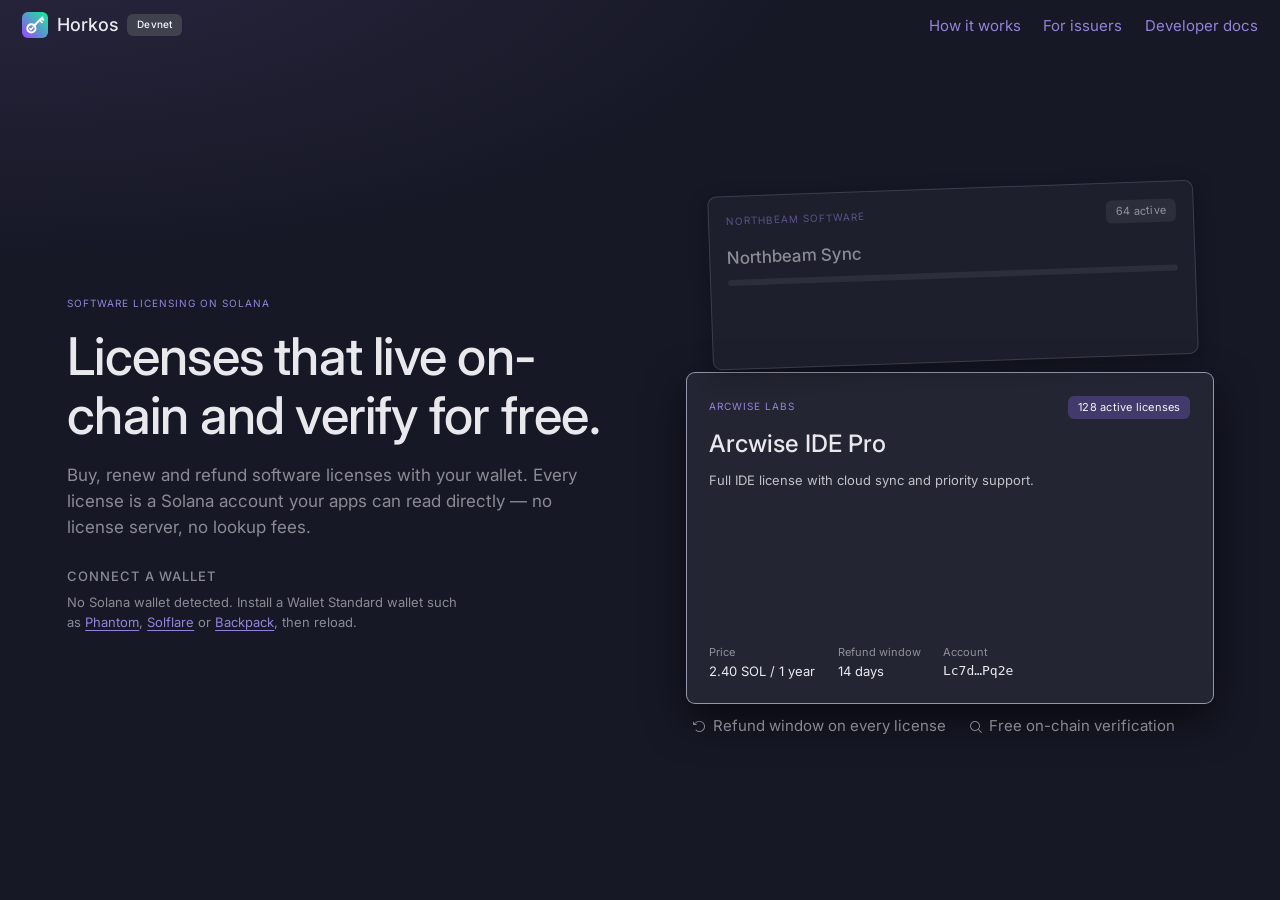
<file: index.html>
<!doctype html>
<html lang="en">
<head>
<meta charset="utf-8">
<meta name="viewport" content="width=device-width, initial-scale=1">
<title>Horkos</title>
<link rel="icon" type="image/svg+xml" href="/logo.svg">
  <script type="module" crossorigin src="/assets/index-BrFqXSs0.js"></script>
  <link rel="stylesheet" crossorigin href="/assets/index-oe5sEWkP.css">
</head>
<body>
<div id="root"></div>
</body>
</html>
</file>
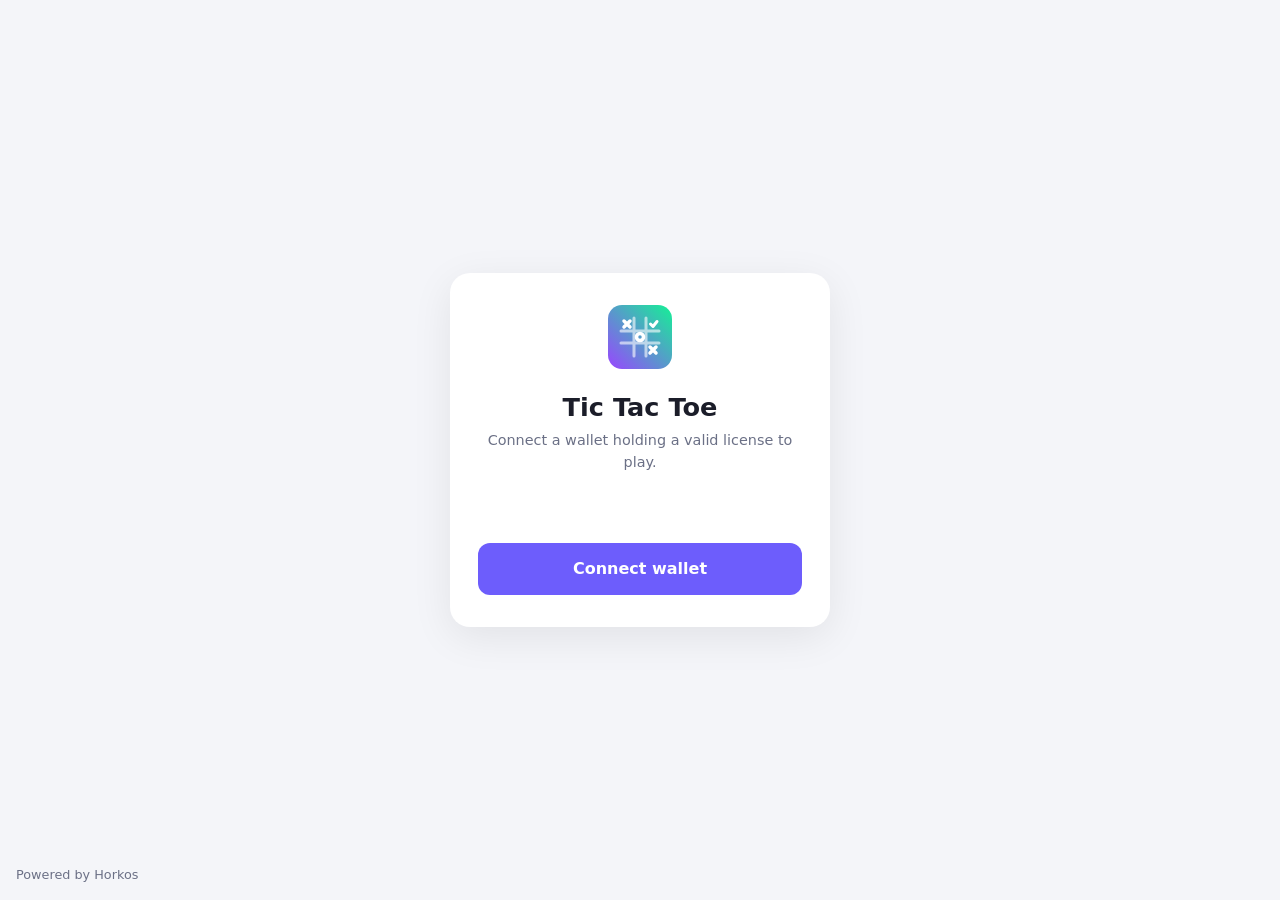
<file: tictactoe/index.html>
<!doctype html>
<meta charset="utf-8">
<meta name="viewport" content="width=device-width, initial-scale=1">
<title>Tic Tac Toe</title>
<link rel="icon" href="icon.svg">
<style>
  :root {
    --bg: #f4f5f9; --card: #fff; --text: #1b1d29; --muted: #6b7086; --line: #e3e5ee;
    --accent: #6d5dfc; --x: #6d5dfc; --o: #f2557a; --win: #ffd166;
  }
  @media (prefers-color-scheme: dark) {
    :root {
      --bg: #0f1117; --card: #181b24; --text: #eceef5; --muted: #8b90a5; --line: #262a36;
      --accent: #8b7dff; --x: #8b7dff; --o: #ff6b8f; --win: #5c4a12;
    }
  }
  * { box-sizing: border-box; }
  body {
    margin: 0; min-height: 100vh; display: grid; place-items: center; padding: 16px;
    background: var(--bg); color: var(--text);
    font: 16px/1.5 system-ui, -apple-system, "Segoe UI", sans-serif;
  }
  .card {
    width: 100%; max-width: 380px; background: var(--card); border-radius: 20px;
    padding: 32px 28px; box-shadow: 0 10px 40px rgb(0 0 0 / .08); text-align: center;
  }
  [hidden] { display: none !important; }
  .logo { width: 64px; height: 64px; }
  h1 { margin: 12px 0 4px; font-size: 1.6rem; }
  .muted { color: var(--muted); font-size: .9rem; margin: 0; }
  .btn {
    width: 100%; margin-top: 20px; padding: 14px; border: 0; border-radius: 12px;
    background: var(--accent); color: #fff; font: inherit; font-weight: 600; cursor: pointer;
    display: inline-flex; justify-content: center; align-items: center; gap: 8px;
    transition: transform .1s, opacity .2s;
  }
  .btn:hover { opacity: .9; }
  .btn:active { transform: scale(.98); }
  .btn:disabled { opacity: .6; cursor: wait; }
  .btn.ghost { background: transparent; color: var(--muted); border: 1px solid var(--line); margin-top: 10px; }
  .spinner {
    width: 16px; height: 16px; border: 2px solid rgb(255 255 255 / .4); border-top-color: #fff;
    border-radius: 50%; animation: spin .7s linear infinite;
  }
  @keyframes spin { to { transform: rotate(360deg); } }
  .msg { min-height: 1.5em; margin-top: 14px; color: var(--o); font-size: .9rem; }
  .top { display: flex; justify-content: space-between; align-items: center; font-size: .85rem; color: var(--muted); }
  .pill { background: var(--bg); padding: 4px 10px; border-radius: 999px; font-family: ui-monospace, monospace; }
  .score { display: grid; grid-template-columns: repeat(3, 1fr); gap: 8px; margin: 20px 0; }
  .score div { background: var(--bg); border-radius: 12px; padding: 8px; }
  .score b { display: block; font-size: 1.4rem; }
  .score span { font-size: .75rem; color: var(--muted); text-transform: uppercase; letter-spacing: .05em; }
  #board { display: grid; grid-template-columns: repeat(3, 1fr); gap: 8px; }
  #board button {
    aspect-ratio: 1; border: 0; border-radius: 14px; background: var(--bg);
    font: 700 2.4rem system-ui, sans-serif; cursor: pointer; transition: background .15s, transform .1s;
  }
  #board button:not(:disabled):hover { background: var(--line); }
  #board button:disabled { cursor: default; }
  #board .X { color: var(--x); }
  #board .O { color: var(--o); }
  #board .win { background: var(--win); }
  .powered {
    position: fixed; left: 16px; bottom: 16px; font-size: .8rem; color: var(--muted); text-decoration: none;
  }
  .powered:hover { color: var(--accent); }
  .status { margin: 18px 0 0; font-weight: 600; min-height: 1.5em; }
</style>

<main class="card">
  <section id="login">
    <img class="logo" src="icon.svg" alt="">
    <h1>Tic Tac Toe</h1>
    <p class="muted">Connect a wallet holding a valid license to play.</p>
    <p class="msg" id="msg"></p>
    <button class="btn" id="check">Connect wallet</button>
  </section>

  <section id="game" hidden>
    <div class="top">
      <span class="pill" id="addr"></span>
      <span id="expiry"></span>
    </div>
    <div class="score">
      <div><b id="s-you">0</b><span>You</span></div>
      <div><b id="s-draw">0</b><span>Draws</span></div>
      <div><b id="s-bot">0</b><span>Bot</span></div>
    </div>
    <div id="board"></div>
    <p class="status" id="status"></p>
    <button class="btn" id="again" hidden>Play again</button>
    <button class="btn ghost" id="disconnect">Disconnect</button>
  </section>
</main>
<a class="powered" href="https://horkos-app.github.io/">Powered by Horkos</a>

<script type="module">
  import { Connection, PublicKey } from 'https://esm.sh/@solana/web3.js@1.98.0'

  const PROGRAM_ID = new PublicKey('AsGTHWf1Cix3TuD2uk4xEewv4MetpSR1W6coCBA2TG6K')
  const LICENSE_TYPE = new PublicKey('3fxB2fZbesmFDp223PCRUoyGHuyc3JHrR8bjCTNk2KHx')
  const connection = new Connection('https://api.devnet.solana.com')
  const $ = id => document.getElementById(id)

  function getWallet() {
    return window.phantom?.solana ?? window.solana
  }

  async function connectWallet() {
    const wallet = getWallet()
    if (!wallet) throw new Error('No Solana wallet found')
    const { publicKey } = await wallet.connect()
    return publicKey
  }

  function licenseAddress(owner) {
    const seeds = [new TextEncoder().encode('license'), LICENSE_TYPE.toBytes(), owner.toBytes()]
    return PublicKey.findProgramAddressSync(seeds, PROGRAM_ID)[0]
  }

  async function readExpiry(license) {
    const account = await connection.getAccountInfo(license)
    if (!account || !account.owner.equals(PROGRAM_ID)) return null
    const data = new DataView(account.data.buffer, account.data.byteOffset)
    return Number(data.getBigInt64(96, true))
  }

  const LINES = [[0,1,2],[3,4,5],[6,7,8],[0,3,6],[1,4,7],[2,5,8],[0,4,8],[2,4,6]]
  const score = { X: 0, O: 0, draw: 0 }
  let cells, busy

  function winner(b) {
    for (const line of LINES) {
      const [a, c, d] = line
      if (b[a] && b[a] === b[c] && b[a] === b[d]) return { who: b[a], line }
    }
    return b.every(Boolean) ? { who: 'draw', line: [] } : null
  }

  function minimax(b, player) {
    const w = winner(b)
    if (w) return { score: w.who === 'O' ? 1 : w.who === 'X' ? -1 : 0 }
    let best = { score: player === 'O' ? -2 : 2 }
    b.forEach((v, i) => {
      if (v) return
      b[i] = player
      const { score } = minimax(b, player === 'O' ? 'X' : 'O')
      b[i] = null
      if (player === 'O' ? score > best.score : score < best.score) best = { score, move: i }
    })
    return best
  }

  function draw(result) {
    $('board').replaceChildren(...cells.map((v, i) => {
      const cell = document.createElement('button')
      cell.textContent = v ?? ''
      cell.className = [v, result?.line.includes(i) && 'win'].filter(Boolean).join(' ')
      cell.disabled = !!v || !!result || busy
      cell.setAttribute('aria-label', v ?? `Cell ${i + 1}`)
      cell.onclick = () => play(i)
      return cell
    }))
    $('status').textContent = !result ? (busy ? 'Bot thinking…' : 'Your turn')
      : result.who === 'draw' ? "It's a draw" : result.who === 'X' ? 'You win!' : 'Bot wins'
    $('again').hidden = !result
  }

  function finish(result) {
    if (result) {
      score[result.who]++
      $('s-you').textContent = score.X
      $('s-bot').textContent = score.O
      $('s-draw').textContent = score.draw
    }
    draw(result)
  }

  function play(i) {
    cells[i] = 'X'
    const result = winner(cells)
    if (result) return finish(result)
    busy = true
    draw(null)
    setTimeout(() => {
      cells[minimax(cells, 'O').move] = 'O'
      busy = false
      finish(winner(cells))
    }, 400)
  }

  function newGame() {
    cells = Array(9).fill(null)
    busy = false
    draw(null)
  }

  function showGame(owner, expiresAt) {
    const a = owner.toBase58()
    $('addr').textContent = `${a.slice(0, 4)}…${a.slice(-4)}`
    $('expiry').textContent = `Licensed until ${new Date(expiresAt * 1000).toLocaleDateString()}`
    $('login').hidden = true
    $('game').hidden = false
    newGame()
  }

  $('check').onclick = async () => {
    const btn = $('check')
    btn.disabled = true
    btn.innerHTML = '<span class="spinner"></span>Checking license…'
    $('msg').textContent = ''
    try {
      const owner = await connectWallet()
      const expiresAt = await readExpiry(licenseAddress(owner))
      if (expiresAt === null) $('msg').textContent = 'This wallet has no license.'
      else if (expiresAt <= Date.now() / 1000) $('msg').textContent = `License expired on ${new Date(expiresAt * 1000).toLocaleDateString()}.`
      else showGame(owner, expiresAt)
    } catch (e) {
      $('msg').textContent = e.message
    }
    btn.disabled = false
    btn.textContent = 'Connect wallet'
  }

  $('again').onclick = newGame

  $('disconnect').onclick = async () => {
    await getWallet()?.disconnect?.()
    $('game').hidden = true
    $('login').hidden = false
  }
</script>
</file>
<file: assets/index-oe5sEWkP.css>
@import "https://fonts.googleapis.com/css2?family=Inter:wght@400;500;600;700&display=swap";:root{--color-bg:#161826;--color-surface:#232532;--color-text:#e9e9ed;--color-accent:#9184d9;--color-accent-2:#a7a1db;--color-divider:#e9e9ed29;--color-neutral-100:#f3f5fe;--color-neutral-200:#e4e7f5;--color-neutral-300:#cfd3e5;--color-neutral-400:#b2b6ca;--color-neutral-500:#9397ab;--color-neutral-600:#75798c;--color-neutral-700:#595d6c;--color-neutral-800:#3f424d;--color-neutral-900:#292b31;--color-accent-100:#f5f4ff;--color-accent-200:#e7e5fe;--color-accent-300:#d2cefd;--color-accent-400:#b5abfc;--color-accent-500:#968ae0;--color-accent-600:#796cbf;--color-accent-700:#5d5294;--color-accent-800:#423a6a;--color-accent-900:#2b2741;--color-accent-2-100:#f5f4ff;--color-accent-2-200:#e7e5fe;--color-accent-2-300:#d2cefd;--color-accent-2-400:#b5afe8;--color-accent-2-500:#9690c9;--color-accent-2-600:#7972a9;--color-accent-2-700:#5c5783;--color-accent-2-800:#423e5d;--color-accent-2-900:#2b293a;--font-heading:"Inter", system-ui, sans-serif;--font-heading-weight:500;--font-body:"Inter", system-ui, sans-serif;--space-1:2.8px;--space-2:5.6px;--space-3:8.4px;--space-4:11.2px;--space-6:16.8px;--space-8:22.4px;--radius-sm:4px;--radius-md:8px;--radius-lg:14px;--shadow-sm:0 0 0 1px #3f424d;--shadow-md:0 0 0 1px #595d6c, 0 6px 18px #0000008c;--shadow-lg:0 0 0 1px #9397ab, 0 16px 40px #000000a6}body{background:var(--color-bg);color:var(--color-text);font-family:var(--font-body)}*,:before,:after{box-sizing:border-box}body{margin:0;font-size:15px;font-weight:400;line-height:1.55}h1,h2,h3,h4,h5,h6{font-family:var(--font-heading);font-weight:var(--font-heading-weight);letter-spacing:-.015em;margin:0 0 var(--space-2);line-height:1.12}h1{font-size:42px}h2{font-size:32px}h3{font-size:25px}h4{font-size:20px}h5{font-size:16px}h6{letter-spacing:.08em;text-transform:uppercase;font-size:13px}p{margin:0 0 var(--space-3)}a{color:var(--color-accent);text-underline-offset:3px}a:hover{color:var(--color-accent-400)}.text-muted{color:color-mix(in srgb, var(--color-text) 55%, transparent)}.mono{font-family:ui-monospace,Menlo,monospace}:focus{outline:none}:focus-visible{outline:2px solid var(--color-accent);outline-offset:2px}::selection{background:color-mix(in srgb, var(--color-accent) 30%, transparent)}.btn{cursor:pointer;font-family:var(--font-heading);font-weight:var(--font-heading-weight);color:var(--color-text);padding:var(--space-2) calc(var(--space-3) * 1.2);border-radius:var(--radius-md);background:0 0;border:1px solid #0000;justify-content:center;align-items:center;gap:6px;font-size:14px;line-height:1.2;text-decoration:none;display:inline-flex}.btn:disabled{opacity:.45;cursor:not-allowed}.btn-primary{color:var(--color-accent);border-color:var(--color-accent)}.btn-primary:hover:not(:disabled){background:color-mix(in srgb, var(--color-accent) 12%, transparent)}.btn-primary:active:not(:disabled){background:color-mix(in srgb, var(--color-accent) 22%, transparent)}.btn-secondary{border-color:var(--color-divider)}.btn-secondary:hover:not(:disabled){background:color-mix(in srgb, var(--color-text) 7%, transparent)}.btn-secondary:active:not(:disabled){background:color-mix(in srgb, var(--color-text) 14%, transparent)}.btn-ghost{color:var(--color-accent);padding-inline:var(--space-1)}.btn-ghost:hover:not(:disabled){background:color-mix(in srgb, var(--color-accent) 10%, transparent)}.btn-ghost:active:not(:disabled){background:color-mix(in srgb, var(--color-accent) 18%, transparent)}.field>label{color:color-mix(in srgb, var(--color-text) 70%, transparent);margin-bottom:5px;font-size:12px;display:block}.input{width:100%;min-height:36px;font:inherit;color:var(--color-text);caret-color:var(--color-accent);background:var(--color-surface);border:1px solid var(--color-divider);border-radius:var(--radius-md);padding:6px 10px;font-size:14px}.input:hover:not(:disabled){border-color:color-mix(in srgb, var(--color-text) 45%, transparent)}.input:focus-visible{border-color:var(--color-accent);outline-offset:0}.input:disabled{opacity:.6}textarea.input{resize:vertical;min-height:90px}.seg-opt input{opacity:0;pointer-events:none;width:0;height:0;position:absolute}.seg{border:1px solid var(--color-divider);border-radius:var(--radius-md);display:inline-flex;overflow:hidden}.seg-opt{cursor:pointer;align-items:center;gap:6px;padding:7px 12px;font-size:13px;display:inline-flex}.seg-opt+.seg-opt{border-left:1px solid var(--color-divider)}.seg-opt:first-child{border-radius:calc(var(--radius-md) - 1px) 0 0 calc(var(--radius-md) - 1px)}.seg-opt:last-child{border-radius:0 calc(var(--radius-md) - 1px) calc(var(--radius-md) - 1px) 0}.seg-opt:only-child{border-radius:calc(var(--radius-md) - 1px)}.seg-opt:has(input:checked){color:var(--color-accent);box-shadow:inset 0 0 0 1px var(--color-accent)}.seg-opt:not(:has(input:checked)):hover{background:color-mix(in srgb, var(--color-text) 7%, transparent)}.seg-opt:has(input:focus-visible){outline:2px solid var(--color-accent);outline-offset:-2px}.seg-opt:has(input:disabled){cursor:not-allowed}.card{gap:var(--space-2);padding:var(--space-3);border-radius:var(--radius-md);background:var(--color-surface);flex-direction:column;display:flex}.card-kicker{letter-spacing:.1em;text-transform:uppercase;color:var(--color-accent);font-size:10px}.card-title{font-family:var(--font-heading);font-weight:var(--font-heading-weight);font-size:17px;line-height:1.2}.card-body{opacity:.8;flex:1;margin:0;font-size:13px}.elev-sm{box-shadow:var(--shadow-sm)}.elev-md{box-shadow:var(--shadow-md)}.elev-lg{box-shadow:var(--shadow-lg)}.tag{letter-spacing:.02em;border-radius:calc(var(--radius-md) * .75);align-items:center;padding:3px 10px;font-size:11px;display:inline-flex}.tag-accent{background:var(--color-accent-800);color:var(--color-accent-100)}.tag-neutral{background:var(--color-neutral-800);color:var(--color-neutral-100)}.tag-outline{border:1px solid var(--color-accent);color:var(--color-accent)}.nav{align-items:center;gap:var(--space-4);padding:var(--space-3) var(--space-4);display:flex}.nav-brand{font-family:var(--font-heading);font-weight:var(--font-heading-weight);margin-right:auto;font-size:18px}.table{border-collapse:collapse;width:100%;font-size:14px}.table th{text-align:left;letter-spacing:.08em;text-transform:uppercase;color:color-mix(in srgb, var(--color-text) 60%, transparent);padding:var(--space-2);border-bottom:1px solid #0000;font-size:11px}.table td{padding:var(--space-2);border-bottom:1px solid #0000}.table thead tr{background:linear-gradient(to right, transparent, var(--color-divider) 48px, var(--color-divider) calc(100% - 48px), transparent) no-repeat bottom / 100% 1px}.table tbody tr{background:linear-gradient(to right, transparent, color-mix(in srgb, var(--color-text) 8%, transparent) 48px, color-mix(in srgb, var(--color-text) 8%, transparent) calc(100% - 48px), transparent) no-repeat bottom / 100% 1px}.table tbody tr:hover{background:linear-gradient(color-mix(in srgb, var(--color-text) 4%, transparent), color-mix(in srgb, var(--color-text) 4%, transparent)) no-repeat 0 0 / 100% 100%, linear-gradient(to right, transparent, color-mix(in srgb, var(--color-text) 8%, transparent) 48px, color-mix(in srgb, var(--color-text) 8%, transparent) calc(100% - 48px), transparent) no-repeat bottom / 100% 1px}.dialog-backdrop{padding:var(--space-4);background:color-mix(in srgb, var(--color-neutral-900) 50%, transparent);place-items:center;display:grid;position:fixed;inset:0}.dialog{gap:var(--space-3);width:min(440px,100%);padding:var(--space-4);border-radius:var(--radius-lg);background:var(--color-surface);box-shadow:var(--shadow-lg);flex-direction:column;display:flex}.dialog-title{font-family:var(--font-heading);font-weight:var(--font-heading-weight);font-size:20px}.dialog-body{opacity:.85;font-size:14px}.dialog-actions{justify-content:flex-end;gap:var(--space-2);margin-top:var(--space-2);display:flex}@keyframes spin{to{transform:rotate(360deg)}}.spin{animation:.9s linear infinite spin}.rule-row{background:linear-gradient(to right, transparent, color-mix(in srgb, var(--color-text) 8%, transparent) 48px, color-mix(in srgb, var(--color-text) 8%, transparent) calc(100% - 48px), transparent) no-repeat top / 100% 1px}@font-face{font-family:Phosphor;src:url(/assets/Phosphor-DtdjzkpE.woff2)format("woff2"),url(/assets/Phosphor-BdqudwT5.woff)format("woff"),url(/assets/Phosphor-CDxgqcPu.ttf)format("truetype"),url(/assets/Phosphor-BXRFlF4V.svg#Phosphor)format("svg");font-weight:400;font-style:normal;font-display:block}.ph{speak:never;font-variant:normal;text-transform:none;letter-spacing:0;-webkit-font-feature-settings:"liga";-moz-font-feature-settings:"liga=1";-moz-font-feature-settings:"liga";-ms-font-feature-settings:"liga" 1;font-feature-settings:"liga";-webkit-font-variant-ligatures:discretionary-ligatures;font-variant-ligatures:discretionary-ligatures;-webkit-font-smoothing:antialiased;-moz-osx-font-smoothing:grayscale;font-style:normal;font-weight:400;line-height:1;font-family:Phosphor!important}.ph.ph-acorn:before{content:""}.ph.ph-address-book:before{content:""}.ph.ph-address-book-tabs:before{content:""}.ph.ph-air-traffic-control:before{content:""}.ph.ph-airplane:before{content:""}.ph.ph-airplane-in-flight:before{content:""}.ph.ph-airplane-landing:before{content:""}.ph.ph-airplane-takeoff:before{content:""}.ph.ph-airplane-taxiing:before{content:""}.ph.ph-airplane-tilt:before{content:""}.ph.ph-airplay:before{content:""}.ph.ph-alarm:before{content:""}.ph.ph-alien:before{content:""}.ph.ph-align-bottom:before{content:""}.ph.ph-align-bottom-simple:before{content:""}.ph.ph-align-center-horizontal:before{content:""}.ph.ph-align-center-horizontal-simple:before{content:""}.ph.ph-align-center-vertical:before{content:""}.ph.ph-align-center-vertical-simple:before{content:""}.ph.ph-align-left:before{content:""}.ph.ph-align-left-simple:before{content:""}.ph.ph-align-right:before{content:""}.ph.ph-align-right-simple:before{content:""}.ph.ph-align-top:before{content:""}.ph.ph-align-top-simple:before{content:""}.ph.ph-amazon-logo:before{content:""}.ph.ph-ambulance:before{content:""}.ph.ph-anchor:before{content:""}.ph.ph-anchor-simple:before{content:""}.ph.ph-android-logo:before{content:""}.ph.ph-angle:before{content:""}.ph.ph-angular-logo:before{content:""}.ph.ph-aperture:before{content:""}.ph.ph-app-store-logo:before{content:""}.ph.ph-app-window:before{content:""}.ph.ph-apple-logo:before{content:""}.ph.ph-apple-podcasts-logo:before{content:""}.ph.ph-approximate-equals:before{content:""}.ph.ph-archive:before{content:""}.ph.ph-armchair:before{content:""}.ph.ph-arrow-arc-left:before{content:""}.ph.ph-arrow-arc-right:before{content:""}.ph.ph-arrow-bend-double-up-left:before{content:""}.ph.ph-arrow-bend-double-up-right:before{content:""}.ph.ph-arrow-bend-down-left:before{content:""}.ph.ph-arrow-bend-down-right:before{content:""}.ph.ph-arrow-bend-left-down:before{content:""}.ph.ph-arrow-bend-left-up:before{content:""}.ph.ph-arrow-bend-right-down:before{content:""}.ph.ph-arrow-bend-right-up:before{content:""}.ph.ph-arrow-bend-up-left:before{content:""}.ph.ph-arrow-bend-up-right:before{content:""}.ph.ph-arrow-circle-down:before{content:""}.ph.ph-arrow-circle-down-left:before{content:""}.ph.ph-arrow-circle-down-right:before{content:""}.ph.ph-arrow-circle-left:before{content:""}.ph.ph-arrow-circle-right:before{content:""}.ph.ph-arrow-circle-up:before{content:""}.ph.ph-arrow-circle-up-left:before{content:""}.ph.ph-arrow-circle-up-right:before{content:""}.ph.ph-arrow-clockwise:before{content:""}.ph.ph-arrow-counter-clockwise:before{content:""}.ph.ph-arrow-down:before{content:""}.ph.ph-arrow-down-left:before{content:""}.ph.ph-arrow-down-right:before{content:""}.ph.ph-arrow-elbow-down-left:before{content:""}.ph.ph-arrow-elbow-down-right:before{content:""}.ph.ph-arrow-elbow-left:before{content:""}.ph.ph-arrow-elbow-left-down:before{content:""}.ph.ph-arrow-elbow-left-up:before{content:""}.ph.ph-arrow-elbow-right:before{content:""}.ph.ph-arrow-elbow-right-down:before{content:""}.ph.ph-arrow-elbow-right-up:before{content:""}.ph.ph-arrow-elbow-up-left:before{content:""}.ph.ph-arrow-elbow-up-right:before{content:""}.ph.ph-arrow-fat-down:before{content:""}.ph.ph-arrow-fat-left:before{content:""}.ph.ph-arrow-fat-line-down:before{content:""}.ph.ph-arrow-fat-line-left:before{content:""}.ph.ph-arrow-fat-line-right:before{content:""}.ph.ph-arrow-fat-line-up:before{content:""}.ph.ph-arrow-fat-lines-down:before{content:""}.ph.ph-arrow-fat-lines-left:before{content:""}.ph.ph-arrow-fat-lines-right:before{content:""}.ph.ph-arrow-fat-lines-up:before{content:""}.ph.ph-arrow-fat-right:before{content:""}.ph.ph-arrow-fat-up:before{content:""}.ph.ph-arrow-left:before{content:""}.ph.ph-arrow-line-down:before{content:""}.ph.ph-arrow-line-down-left:before{content:""}.ph.ph-arrow-line-down-right:before{content:""}.ph.ph-arrow-line-left:before{content:""}.ph.ph-arrow-line-right:before{content:""}.ph.ph-arrow-line-up:before{content:""}.ph.ph-arrow-line-up-left:before{content:""}.ph.ph-arrow-line-up-right:before{content:""}.ph.ph-arrow-right:before{content:""}.ph.ph-arrow-square-down:before{content:""}.ph.ph-arrow-square-down-left:before{content:""}.ph.ph-arrow-square-down-right:before{content:""}.ph.ph-arrow-square-in:before{content:""}.ph.ph-arrow-square-left:before{content:""}.ph.ph-arrow-square-out:before{content:""}.ph.ph-arrow-square-right:before{content:""}.ph.ph-arrow-square-up:before{content:""}.ph.ph-arrow-square-up-left:before{content:""}.ph.ph-arrow-square-up-right:before{content:""}.ph.ph-arrow-u-down-left:before{content:""}.ph.ph-arrow-u-down-right:before{content:""}.ph.ph-arrow-u-left-down:before{content:""}.ph.ph-arrow-u-left-up:before{content:""}.ph.ph-arrow-u-right-down:before{content:""}.ph.ph-arrow-u-right-up:before{content:""}.ph.ph-arrow-u-up-left:before{content:""}.ph.ph-arrow-u-up-right:before{content:""}.ph.ph-arrow-up:before{content:""}.ph.ph-arrow-up-left:before{content:""}.ph.ph-arrow-up-right:before{content:""}.ph.ph-arrows-clockwise:before{content:""}.ph.ph-arrows-counter-clockwise:before{content:""}.ph.ph-arrows-down-up:before{content:""}.ph.ph-arrows-horizontal:before{content:""}.ph.ph-arrows-in:before{content:""}.ph.ph-arrows-in-cardinal:before{content:""}.ph.ph-arrows-in-line-horizontal:before{content:""}.ph.ph-arrows-in-line-vertical:before{content:""}.ph.ph-arrows-in-simple:before{content:""}.ph.ph-arrows-left-right:before{content:""}.ph.ph-arrows-merge:before{content:""}.ph.ph-arrows-out:before{content:""}.ph.ph-arrows-out-cardinal:before{content:""}.ph.ph-arrows-out-line-horizontal:before{content:""}.ph.ph-arrows-out-line-vertical:before{content:""}.ph.ph-arrows-out-simple:before{content:""}.ph.ph-arrows-split:before{content:""}.ph.ph-arrows-vertical:before{content:""}.ph.ph-article:before{content:""}.ph.ph-article-medium:before{content:""}.ph.ph-article-ny-times:before{content:""}.ph.ph-asclepius:before,.ph.ph-caduceus:before{content:""}.ph.ph-asterisk:before{content:""}.ph.ph-asterisk-simple:before{content:""}.ph.ph-at:before{content:""}.ph.ph-atom:before{content:""}.ph.ph-avocado:before{content:""}.ph.ph-axe:before{content:""}.ph.ph-baby:before{content:""}.ph.ph-baby-carriage:before{content:""}.ph.ph-backpack:before{content:""}.ph.ph-backspace:before{content:""}.ph.ph-bag:before{content:""}.ph.ph-bag-simple:before{content:""}.ph.ph-balloon:before{content:""}.ph.ph-bandaids:before{content:""}.ph.ph-bank:before{content:""}.ph.ph-barbell:before{content:""}.ph.ph-barcode:before{content:""}.ph.ph-barn:before{content:""}.ph.ph-barricade:before{content:""}.ph.ph-baseball:before{content:""}.ph.ph-baseball-cap:before{content:""}.ph.ph-baseball-helmet:before{content:""}.ph.ph-basket:before{content:""}.ph.ph-basketball:before{content:""}.ph.ph-bathtub:before{content:""}.ph.ph-battery-charging:before{content:""}.ph.ph-battery-charging-vertical:before{content:""}.ph.ph-battery-empty:before{content:""}.ph.ph-battery-full:before{content:""}.ph.ph-battery-high:before{content:""}.ph.ph-battery-low:before{content:""}.ph.ph-battery-medium:before{content:""}.ph.ph-battery-plus:before{content:""}.ph.ph-battery-plus-vertical:before{content:""}.ph.ph-battery-vertical-empty:before{content:""}.ph.ph-battery-vertical-full:before{content:""}.ph.ph-battery-vertical-high:before{content:""}.ph.ph-battery-vertical-low:before{content:""}.ph.ph-battery-vertical-medium:before{content:""}.ph.ph-battery-warning:before{content:""}.ph.ph-battery-warning-vertical:before{content:""}.ph.ph-beach-ball:before{content:""}.ph.ph-beanie:before{content:""}.ph.ph-bed:before{content:""}.ph.ph-beer-bottle:before{content:""}.ph.ph-beer-stein:before{content:""}.ph.ph-behance-logo:before{content:""}.ph.ph-bell:before{content:""}.ph.ph-bell-ringing:before{content:""}.ph.ph-bell-simple:before{content:""}.ph.ph-bell-simple-ringing:before{content:""}.ph.ph-bell-simple-slash:before{content:""}.ph.ph-bell-simple-z:before{content:""}.ph.ph-bell-slash:before{content:""}.ph.ph-bell-z:before{content:""}.ph.ph-belt:before{content:""}.ph.ph-bezier-curve:before{content:""}.ph.ph-bicycle:before{content:""}.ph.ph-binary:before{content:""}.ph.ph-binoculars:before{content:""}.ph.ph-biohazard:before{content:""}.ph.ph-bird:before{content:""}.ph.ph-blueprint:before{content:""}.ph.ph-bluetooth:before{content:""}.ph.ph-bluetooth-connected:before{content:""}.ph.ph-bluetooth-slash:before{content:""}.ph.ph-bluetooth-x:before{content:""}.ph.ph-boat:before{content:""}.ph.ph-bomb:before{content:""}.ph.ph-bone:before{content:""}.ph.ph-book:before{content:""}.ph.ph-book-bookmark:before{content:""}.ph.ph-book-open:before{content:""}.ph.ph-book-open-text:before{content:""}.ph.ph-book-open-user:before{content:""}.ph.ph-bookmark:before{content:""}.ph.ph-bookmark-simple:before{content:""}.ph.ph-bookmarks:before{content:""}.ph.ph-bookmarks-simple:before{content:""}.ph.ph-books:before{content:""}.ph.ph-boot:before{content:""}.ph.ph-boules:before{content:""}.ph.ph-bounding-box:before{content:""}.ph.ph-bowl-food:before{content:""}.ph.ph-bowl-steam:before{content:""}.ph.ph-bowling-ball:before{content:""}.ph.ph-box-arrow-down:before,.ph.ph-archive-box:before{content:""}.ph.ph-box-arrow-up:before{content:""}.ph.ph-boxing-glove:before{content:""}.ph.ph-brackets-angle:before{content:""}.ph.ph-brackets-curly:before{content:""}.ph.ph-brackets-round:before{content:""}.ph.ph-brackets-square:before{content:""}.ph.ph-brain:before{content:""}.ph.ph-brandy:before{content:""}.ph.ph-bread:before{content:""}.ph.ph-bridge:before{content:""}.ph.ph-briefcase:before{content:""}.ph.ph-briefcase-metal:before{content:""}.ph.ph-broadcast:before{content:""}.ph.ph-broom:before{content:""}.ph.ph-browser:before{content:""}.ph.ph-browsers:before{content:""}.ph.ph-bug:before{content:""}.ph.ph-bug-beetle:before{content:""}.ph.ph-bug-droid:before{content:""}.ph.ph-building:before{content:""}.ph.ph-building-apartment:before{content:""}.ph.ph-building-office:before{content:""}.ph.ph-buildings:before{content:""}.ph.ph-bulldozer:before{content:""}.ph.ph-bus:before{content:""}.ph.ph-butterfly:before{content:""}.ph.ph-cable-car:before{content:""}.ph.ph-cactus:before{content:""}.ph.ph-cake:before{content:""}.ph.ph-calculator:before{content:""}.ph.ph-calendar:before{content:""}.ph.ph-calendar-blank:before{content:""}.ph.ph-calendar-check:before{content:""}.ph.ph-calendar-dot:before{content:""}.ph.ph-calendar-dots:before{content:""}.ph.ph-calendar-heart:before{content:""}.ph.ph-calendar-minus:before{content:""}.ph.ph-calendar-plus:before{content:""}.ph.ph-calendar-slash:before{content:""}.ph.ph-calendar-star:before{content:""}.ph.ph-calendar-x:before{content:""}.ph.ph-call-bell:before{content:""}.ph.ph-camera:before{content:""}.ph.ph-camera-plus:before{content:""}.ph.ph-camera-rotate:before{content:""}.ph.ph-camera-slash:before{content:""}.ph.ph-campfire:before{content:""}.ph.ph-car:before{content:""}.ph.ph-car-battery:before{content:""}.ph.ph-car-profile:before{content:""}.ph.ph-car-simple:before{content:""}.ph.ph-cardholder:before{content:""}.ph.ph-cards:before{content:""}.ph.ph-cards-three:before{content:""}.ph.ph-caret-circle-double-down:before{content:""}.ph.ph-caret-circle-double-left:before{content:""}.ph.ph-caret-circle-double-right:before{content:""}.ph.ph-caret-circle-double-up:before{content:""}.ph.ph-caret-circle-down:before{content:""}.ph.ph-caret-circle-left:before{content:""}.ph.ph-caret-circle-right:before{content:""}.ph.ph-caret-circle-up:before{content:""}.ph.ph-caret-circle-up-down:before{content:""}.ph.ph-caret-double-down:before{content:""}.ph.ph-caret-double-left:before{content:""}.ph.ph-caret-double-right:before{content:""}.ph.ph-caret-double-up:before{content:""}.ph.ph-caret-down:before{content:""}.ph.ph-caret-left:before{content:""}.ph.ph-caret-line-down:before{content:""}.ph.ph-caret-line-left:before{content:""}.ph.ph-caret-line-right:before{content:""}.ph.ph-caret-line-up:before{content:""}.ph.ph-caret-right:before{content:""}.ph.ph-caret-up:before{content:""}.ph.ph-caret-up-down:before{content:""}.ph.ph-carrot:before{content:""}.ph.ph-cash-register:before{content:""}.ph.ph-cassette-tape:before{content:""}.ph.ph-castle-turret:before{content:""}.ph.ph-cat:before{content:""}.ph.ph-cell-signal-full:before{content:""}.ph.ph-cell-signal-high:before{content:""}.ph.ph-cell-signal-low:before{content:""}.ph.ph-cell-signal-medium:before{content:""}.ph.ph-cell-signal-none:before{content:""}.ph.ph-cell-signal-slash:before{content:""}.ph.ph-cell-signal-x:before{content:""}.ph.ph-cell-tower:before{content:""}.ph.ph-certificate:before{content:""}.ph.ph-chair:before{content:""}.ph.ph-chalkboard:before{content:""}.ph.ph-chalkboard-simple:before{content:""}.ph.ph-chalkboard-teacher:before{content:""}.ph.ph-champagne:before{content:""}.ph.ph-charging-station:before{content:""}.ph.ph-chart-bar:before{content:""}.ph.ph-chart-bar-horizontal:before{content:""}.ph.ph-chart-donut:before{content:""}.ph.ph-chart-line:before{content:""}.ph.ph-chart-line-down:before{content:""}.ph.ph-chart-line-up:before{content:""}.ph.ph-chart-pie:before{content:""}.ph.ph-chart-pie-slice:before{content:""}.ph.ph-chart-polar:before{content:""}.ph.ph-chart-scatter:before{content:""}.ph.ph-chat:before{content:""}.ph.ph-chat-centered:before{content:""}.ph.ph-chat-centered-dots:before{content:""}.ph.ph-chat-centered-slash:before{content:""}.ph.ph-chat-centered-text:before{content:""}.ph.ph-chat-circle:before{content:""}.ph.ph-chat-circle-dots:before{content:""}.ph.ph-chat-circle-slash:before{content:""}.ph.ph-chat-circle-text:before{content:""}.ph.ph-chat-dots:before{content:""}.ph.ph-chat-slash:before{content:""}.ph.ph-chat-teardrop:before{content:""}.ph.ph-chat-teardrop-dots:before{content:""}.ph.ph-chat-teardrop-slash:before{content:""}.ph.ph-chat-teardrop-text:before{content:""}.ph.ph-chat-text:before{content:""}.ph.ph-chats:before{content:""}.ph.ph-chats-circle:before{content:""}.ph.ph-chats-teardrop:before{content:""}.ph.ph-check:before{content:""}.ph.ph-check-circle:before{content:""}.ph.ph-check-fat:before{content:""}.ph.ph-check-square:before{content:""}.ph.ph-check-square-offset:before{content:""}.ph.ph-checkerboard:before{content:""}.ph.ph-checks:before{content:""}.ph.ph-cheers:before{content:""}.ph.ph-cheese:before{content:""}.ph.ph-chef-hat:before{content:""}.ph.ph-cherries:before{content:""}.ph.ph-church:before{content:""}.ph.ph-cigarette:before{content:""}.ph.ph-cigarette-slash:before{content:""}.ph.ph-circle:before{content:""}.ph.ph-circle-dashed:before{content:""}.ph.ph-circle-half:before{content:""}.ph.ph-circle-half-tilt:before{content:""}.ph.ph-circle-notch:before{content:""}.ph.ph-circles-four:before{content:""}.ph.ph-circles-three:before{content:""}.ph.ph-circles-three-plus:before{content:""}.ph.ph-circuitry:before{content:""}.ph.ph-city:before{content:""}.ph.ph-clipboard:before{content:""}.ph.ph-clipboard-text:before{content:""}.ph.ph-clock:before{content:""}.ph.ph-clock-afternoon:before{content:""}.ph.ph-clock-clockwise:before{content:""}.ph.ph-clock-countdown:before{content:""}.ph.ph-clock-counter-clockwise:before{content:""}.ph.ph-clock-user:before{content:""}.ph.ph-closed-captioning:before{content:""}.ph.ph-cloud:before{content:""}.ph.ph-cloud-arrow-down:before{content:""}.ph.ph-cloud-arrow-up:before{content:""}.ph.ph-cloud-check:before{content:""}.ph.ph-cloud-fog:before{content:""}.ph.ph-cloud-lightning:before{content:""}.ph.ph-cloud-moon:before{content:""}.ph.ph-cloud-rain:before{content:""}.ph.ph-cloud-slash:before{content:""}.ph.ph-cloud-snow:before{content:""}.ph.ph-cloud-sun:before{content:""}.ph.ph-cloud-warning:before{content:""}.ph.ph-cloud-x:before{content:""}.ph.ph-clover:before{content:""}.ph.ph-club:before{content:""}.ph.ph-coat-hanger:before{content:""}.ph.ph-coda-logo:before{content:""}.ph.ph-code:before{content:""}.ph.ph-code-block:before{content:""}.ph.ph-code-simple:before{content:""}.ph.ph-codepen-logo:before{content:""}.ph.ph-codesandbox-logo:before{content:""}.ph.ph-coffee:before{content:""}.ph.ph-coffee-bean:before{content:""}.ph.ph-coin:before{content:""}.ph.ph-coin-vertical:before{content:""}.ph.ph-coins:before{content:""}.ph.ph-columns:before{content:""}.ph.ph-columns-plus-left:before{content:""}.ph.ph-columns-plus-right:before{content:""}.ph.ph-command:before{content:""}.ph.ph-compass:before{content:""}.ph.ph-compass-rose:before{content:""}.ph.ph-compass-tool:before{content:""}.ph.ph-computer-tower:before{content:""}.ph.ph-confetti:before{content:""}.ph.ph-contactless-payment:before{content:""}.ph.ph-control:before{content:""}.ph.ph-cookie:before{content:""}.ph.ph-cooking-pot:before{content:""}.ph.ph-copy:before{content:""}.ph.ph-copy-simple:before{content:""}.ph.ph-copyleft:before{content:""}.ph.ph-copyright:before{content:""}.ph.ph-corners-in:before{content:""}.ph.ph-corners-out:before{content:""}.ph.ph-couch:before{content:""}.ph.ph-court-basketball:before{content:""}.ph.ph-cow:before{content:""}.ph.ph-cowboy-hat:before{content:""}.ph.ph-cpu:before{content:""}.ph.ph-crane:before{content:""}.ph.ph-crane-tower:before{content:""}.ph.ph-credit-card:before{content:""}.ph.ph-cricket:before{content:""}.ph.ph-crop:before{content:""}.ph.ph-cross:before{content:""}.ph.ph-crosshair:before{content:""}.ph.ph-crosshair-simple:before{content:""}.ph.ph-crown:before{content:""}.ph.ph-crown-cross:before{content:""}.ph.ph-crown-simple:before{content:""}.ph.ph-cube:before{content:""}.ph.ph-cube-focus:before{content:""}.ph.ph-cube-transparent:before{content:""}.ph.ph-currency-btc:before{content:""}.ph.ph-currency-circle-dollar:before{content:""}.ph.ph-currency-cny:before{content:""}.ph.ph-currency-dollar:before{content:""}.ph.ph-currency-dollar-simple:before{content:""}.ph.ph-currency-eth:before{content:""}.ph.ph-currency-eur:before{content:""}.ph.ph-currency-gbp:before{content:""}.ph.ph-currency-inr:before{content:""}.ph.ph-currency-jpy:before{content:""}.ph.ph-currency-krw:before{content:""}.ph.ph-currency-kzt:before{content:""}.ph.ph-currency-ngn:before{content:""}.ph.ph-currency-rub:before{content:""}.ph.ph-cursor:before{content:""}.ph.ph-cursor-click:before{content:""}.ph.ph-cursor-text:before{content:""}.ph.ph-cylinder:before{content:""}.ph.ph-database:before{content:""}.ph.ph-desk:before{content:""}.ph.ph-desktop:before{content:""}.ph.ph-desktop-tower:before{content:""}.ph.ph-detective:before{content:""}.ph.ph-dev-to-logo:before{content:""}.ph.ph-device-mobile:before{content:""}.ph.ph-device-mobile-camera:before{content:""}.ph.ph-device-mobile-slash:before{content:""}.ph.ph-device-mobile-speaker:before{content:""}.ph.ph-device-rotate:before{content:""}.ph.ph-device-tablet:before{content:""}.ph.ph-device-tablet-camera:before{content:""}.ph.ph-device-tablet-speaker:before{content:""}.ph.ph-devices:before{content:""}.ph.ph-diamond:before{content:""}.ph.ph-diamonds-four:before{content:""}.ph.ph-dice-five:before{content:""}.ph.ph-dice-four:before{content:""}.ph.ph-dice-one:before{content:""}.ph.ph-dice-six:before{content:""}.ph.ph-dice-three:before{content:""}.ph.ph-dice-two:before{content:""}.ph.ph-disc:before{content:""}.ph.ph-disco-ball:before{content:""}.ph.ph-discord-logo:before{content:""}.ph.ph-divide:before{content:""}.ph.ph-dna:before{content:""}.ph.ph-dog:before{content:""}.ph.ph-door:before{content:""}.ph.ph-door-open:before{content:""}.ph.ph-dot:before{content:""}.ph.ph-dot-outline:before{content:""}.ph.ph-dots-nine:before{content:""}.ph.ph-dots-six:before{content:""}.ph.ph-dots-six-vertical:before{content:""}.ph.ph-dots-three:before{content:""}.ph.ph-dots-three-circle:before{content:""}.ph.ph-dots-three-circle-vertical:before{content:""}.ph.ph-dots-three-outline:before{content:""}.ph.ph-dots-three-outline-vertical:before{content:""}.ph.ph-dots-three-vertical:before{content:""}.ph.ph-download:before{content:""}.ph.ph-download-simple:before{content:""}.ph.ph-dress:before{content:""}.ph.ph-dresser:before{content:""}.ph.ph-dribbble-logo:before{content:""}.ph.ph-drone:before{content:""}.ph.ph-drop:before{content:""}.ph.ph-drop-half:before{content:""}.ph.ph-drop-half-bottom:before{content:""}.ph.ph-drop-simple:before{content:""}.ph.ph-drop-slash:before{content:""}.ph.ph-dropbox-logo:before{content:""}.ph.ph-ear:before{content:""}.ph.ph-ear-slash:before{content:""}.ph.ph-egg:before{content:""}.ph.ph-egg-crack:before{content:""}.ph.ph-eject:before{content:""}.ph.ph-eject-simple:before{content:""}.ph.ph-elevator:before{content:""}.ph.ph-empty:before{content:""}.ph.ph-engine:before{content:""}.ph.ph-envelope:before{content:""}.ph.ph-envelope-open:before{content:""}.ph.ph-envelope-simple:before{content:""}.ph.ph-envelope-simple-open:before{content:""}.ph.ph-equalizer:before{content:""}.ph.ph-equals:before{content:""}.ph.ph-eraser:before{content:""}.ph.ph-escalator-down:before{content:""}.ph.ph-escalator-up:before{content:""}.ph.ph-exam:before{content:""}.ph.ph-exclamation-mark:before{content:""}.ph.ph-exclude:before{content:""}.ph.ph-exclude-square:before{content:""}.ph.ph-export:before{content:""}.ph.ph-eye:before{content:""}.ph.ph-eye-closed:before{content:""}.ph.ph-eye-slash:before{content:""}.ph.ph-eyedropper:before{content:""}.ph.ph-eyedropper-sample:before{content:""}.ph.ph-eyeglasses:before{content:""}.ph.ph-eyes:before{content:""}.ph.ph-face-mask:before{content:""}.ph.ph-facebook-logo:before{content:""}.ph.ph-factory:before{content:""}.ph.ph-faders:before{content:""}.ph.ph-faders-horizontal:before{content:""}.ph.ph-fallout-shelter:before{content:""}.ph.ph-fan:before{content:""}.ph.ph-farm:before{content:""}.ph.ph-fast-forward:before{content:""}.ph.ph-fast-forward-circle:before{content:""}.ph.ph-feather:before{content:""}.ph.ph-fediverse-logo:before{content:""}.ph.ph-figma-logo:before{content:""}.ph.ph-file:before{content:""}.ph.ph-file-archive:before{content:""}.ph.ph-file-arrow-down:before{content:""}.ph.ph-file-arrow-up:before{content:""}.ph.ph-file-audio:before{content:""}.ph.ph-file-c:before{content:""}.ph.ph-file-c-sharp:before{content:""}.ph.ph-file-cloud:before{content:""}.ph.ph-file-code:before{content:""}.ph.ph-file-cpp:before{content:""}.ph.ph-file-css:before{content:""}.ph.ph-file-csv:before{content:""}.ph.ph-file-dashed:before,.ph.ph-file-dotted:before{content:""}.ph.ph-file-doc:before{content:""}.ph.ph-file-html:before{content:""}.ph.ph-file-image:before{content:""}.ph.ph-file-ini:before{content:""}.ph.ph-file-jpg:before{content:""}.ph.ph-file-js:before{content:""}.ph.ph-file-jsx:before{content:""}.ph.ph-file-lock:before{content:""}.ph.ph-file-magnifying-glass:before,.ph.ph-file-search:before{content:""}.ph.ph-file-md:before{content:""}.ph.ph-file-minus:before{content:""}.ph.ph-file-pdf:before{content:""}.ph.ph-file-plus:before{content:""}.ph.ph-file-png:before{content:""}.ph.ph-file-ppt:before{content:""}.ph.ph-file-py:before{content:""}.ph.ph-file-rs:before{content:""}.ph.ph-file-sql:before{content:""}.ph.ph-file-svg:before{content:""}.ph.ph-file-text:before{content:""}.ph.ph-file-ts:before{content:""}.ph.ph-file-tsx:before{content:""}.ph.ph-file-txt:before{content:""}.ph.ph-file-video:before{content:""}.ph.ph-file-vue:before{content:""}.ph.ph-file-x:before{content:""}.ph.ph-file-xls:before{content:""}.ph.ph-file-zip:before{content:""}.ph.ph-files:before{content:""}.ph.ph-film-reel:before{content:""}.ph.ph-film-script:before{content:""}.ph.ph-film-slate:before{content:""}.ph.ph-film-strip:before{content:""}.ph.ph-fingerprint:before{content:""}.ph.ph-fingerprint-simple:before{content:""}.ph.ph-finn-the-human:before{content:""}.ph.ph-fire:before{content:""}.ph.ph-fire-extinguisher:before{content:""}.ph.ph-fire-simple:before{content:""}.ph.ph-fire-truck:before{content:""}.ph.ph-first-aid:before{content:""}.ph.ph-first-aid-kit:before{content:""}.ph.ph-fish:before{content:""}.ph.ph-fish-simple:before{content:""}.ph.ph-flag:before{content:""}.ph.ph-flag-banner:before{content:""}.ph.ph-flag-banner-fold:before{content:""}.ph.ph-flag-checkered:before{content:""}.ph.ph-flag-pennant:before{content:""}.ph.ph-flame:before{content:""}.ph.ph-flashlight:before{content:""}.ph.ph-flask:before{content:""}.ph.ph-flip-horizontal:before{content:""}.ph.ph-flip-vertical:before{content:""}.ph.ph-floppy-disk:before{content:""}.ph.ph-floppy-disk-back:before{content:""}.ph.ph-flow-arrow:before{content:""}.ph.ph-flower:before{content:""}.ph.ph-flower-lotus:before{content:""}.ph.ph-flower-tulip:before{content:""}.ph.ph-flying-saucer:before{content:""}.ph.ph-folder:before,.ph.ph-folder-notch:before{content:""}.ph.ph-folder-dashed:before,.ph.ph-folder-dotted:before{content:""}.ph.ph-folder-lock:before{content:""}.ph.ph-folder-minus:before,.ph.ph-folder-notch-minus:before{content:""}.ph.ph-folder-open:before,.ph.ph-folder-notch-open:before{content:""}.ph.ph-folder-plus:before,.ph.ph-folder-notch-plus:before{content:""}.ph.ph-folder-simple:before{content:""}.ph.ph-folder-simple-dashed:before,.ph.ph-folder-simple-dotted:before{content:""}.ph.ph-folder-simple-lock:before{content:""}.ph.ph-folder-simple-minus:before{content:""}.ph.ph-folder-simple-plus:before{content:""}.ph.ph-folder-simple-star:before{content:""}.ph.ph-folder-simple-user:before{content:""}.ph.ph-folder-star:before{content:""}.ph.ph-folder-user:before{content:""}.ph.ph-folders:before{content:""}.ph.ph-football:before{content:""}.ph.ph-football-helmet:before{content:""}.ph.ph-footprints:before{content:""}.ph.ph-fork-knife:before{content:""}.ph.ph-four-k:before{content:""}.ph.ph-frame-corners:before{content:""}.ph.ph-framer-logo:before{content:""}.ph.ph-function:before{content:""}.ph.ph-funnel:before{content:""}.ph.ph-funnel-simple:before{content:""}.ph.ph-funnel-simple-x:before{content:""}.ph.ph-funnel-x:before{content:""}.ph.ph-game-controller:before{content:""}.ph.ph-garage:before{content:""}.ph.ph-gas-can:before{content:""}.ph.ph-gas-pump:before{content:""}.ph.ph-gauge:before{content:""}.ph.ph-gavel:before{content:""}.ph.ph-gear:before{content:""}.ph.ph-gear-fine:before{content:""}.ph.ph-gear-six:before{content:""}.ph.ph-gender-female:before{content:""}.ph.ph-gender-intersex:before{content:""}.ph.ph-gender-male:before{content:""}.ph.ph-gender-neuter:before{content:""}.ph.ph-gender-nonbinary:before{content:""}.ph.ph-gender-transgender:before{content:""}.ph.ph-ghost:before{content:""}.ph.ph-gif:before{content:""}.ph.ph-gift:before{content:""}.ph.ph-git-branch:before{content:""}.ph.ph-git-commit:before{content:""}.ph.ph-git-diff:before{content:""}.ph.ph-git-fork:before{content:""}.ph.ph-git-merge:before{content:""}.ph.ph-git-pull-request:before{content:""}.ph.ph-github-logo:before{content:""}.ph.ph-gitlab-logo:before{content:""}.ph.ph-gitlab-logo-simple:before{content:""}.ph.ph-globe:before{content:""}.ph.ph-globe-hemisphere-east:before{content:""}.ph.ph-globe-hemisphere-west:before{content:""}.ph.ph-globe-simple:before{content:""}.ph.ph-globe-simple-x:before{content:""}.ph.ph-globe-stand:before{content:""}.ph.ph-globe-x:before{content:""}.ph.ph-goggles:before{content:""}.ph.ph-golf:before{content:""}.ph.ph-goodreads-logo:before{content:""}.ph.ph-google-cardboard-logo:before{content:""}.ph.ph-google-chrome-logo:before{content:""}.ph.ph-google-drive-logo:before{content:""}.ph.ph-google-logo:before{content:""}.ph.ph-google-photos-logo:before{content:""}.ph.ph-google-play-logo:before{content:""}.ph.ph-google-podcasts-logo:before{content:""}.ph.ph-gps:before{content:""}.ph.ph-gps-fix:before{content:""}.ph.ph-gps-slash:before{content:""}.ph.ph-gradient:before{content:""}.ph.ph-graduation-cap:before{content:""}.ph.ph-grains:before{content:""}.ph.ph-grains-slash:before{content:""}.ph.ph-graph:before{content:""}.ph.ph-graphics-card:before{content:""}.ph.ph-greater-than:before{content:""}.ph.ph-greater-than-or-equal:before{content:""}.ph.ph-grid-four:before{content:""}.ph.ph-grid-nine:before{content:""}.ph.ph-guitar:before{content:""}.ph.ph-hair-dryer:before{content:""}.ph.ph-hamburger:before{content:""}.ph.ph-hammer:before{content:""}.ph.ph-hand:before{content:""}.ph.ph-hand-arrow-down:before{content:""}.ph.ph-hand-arrow-up:before{content:""}.ph.ph-hand-coins:before{content:""}.ph.ph-hand-deposit:before{content:""}.ph.ph-hand-eye:before{content:""}.ph.ph-hand-fist:before{content:""}.ph.ph-hand-grabbing:before{content:""}.ph.ph-hand-heart:before{content:""}.ph.ph-hand-palm:before{content:""}.ph.ph-hand-peace:before{content:""}.ph.ph-hand-pointing:before{content:""}.ph.ph-hand-soap:before{content:""}.ph.ph-hand-swipe-left:before{content:""}.ph.ph-hand-swipe-right:before{content:""}.ph.ph-hand-tap:before{content:""}.ph.ph-hand-waving:before{content:""}.ph.ph-hand-withdraw:before{content:""}.ph.ph-handbag:before{content:""}.ph.ph-handbag-simple:before{content:""}.ph.ph-hands-clapping:before{content:""}.ph.ph-hands-praying:before{content:""}.ph.ph-handshake:before{content:""}.ph.ph-hard-drive:before{content:""}.ph.ph-hard-drives:before{content:""}.ph.ph-hard-hat:before{content:""}.ph.ph-hash:before{content:""}.ph.ph-hash-straight:before{content:""}.ph.ph-head-circuit:before{content:""}.ph.ph-headlights:before{content:""}.ph.ph-headphones:before{content:""}.ph.ph-headset:before{content:""}.ph.ph-heart:before{content:""}.ph.ph-heart-break:before{content:""}.ph.ph-heart-half:before{content:""}.ph.ph-heart-straight:before{content:""}.ph.ph-heart-straight-break:before{content:""}.ph.ph-heartbeat:before{content:""}.ph.ph-hexagon:before{content:""}.ph.ph-high-definition:before{content:""}.ph.ph-high-heel:before{content:""}.ph.ph-highlighter:before{content:""}.ph.ph-highlighter-circle:before{content:""}.ph.ph-hockey:before{content:""}.ph.ph-hoodie:before{content:""}.ph.ph-horse:before{content:""}.ph.ph-hospital:before{content:""}.ph.ph-hourglass:before{content:""}.ph.ph-hourglass-high:before{content:""}.ph.ph-hourglass-low:before{content:""}.ph.ph-hourglass-medium:before{content:""}.ph.ph-hourglass-simple:before{content:""}.ph.ph-hourglass-simple-high:before{content:""}.ph.ph-hourglass-simple-low:before{content:""}.ph.ph-hourglass-simple-medium:before{content:""}.ph.ph-house:before{content:""}.ph.ph-house-line:before{content:""}.ph.ph-house-simple:before{content:""}.ph.ph-hurricane:before{content:""}.ph.ph-ice-cream:before{content:""}.ph.ph-identification-badge:before{content:""}.ph.ph-identification-card:before{content:""}.ph.ph-image:before{content:""}.ph.ph-image-broken:before{content:""}.ph.ph-image-square:before{content:""}.ph.ph-images:before{content:""}.ph.ph-images-square:before{content:""}.ph.ph-infinity:before,.ph.ph-lemniscate:before{content:""}.ph.ph-info:before{content:""}.ph.ph-instagram-logo:before{content:""}.ph.ph-intersect:before{content:""}.ph.ph-intersect-square:before{content:""}.ph.ph-intersect-three:before{content:""}.ph.ph-intersection:before{content:""}.ph.ph-invoice:before{content:""}.ph.ph-island:before{content:""}.ph.ph-jar:before{content:""}.ph.ph-jar-label:before{content:""}.ph.ph-jeep:before{content:""}.ph.ph-joystick:before{content:""}.ph.ph-kanban:before{content:""}.ph.ph-key:before{content:""}.ph.ph-key-return:before{content:""}.ph.ph-keyboard:before{content:""}.ph.ph-keyhole:before{content:""}.ph.ph-knife:before{content:""}.ph.ph-ladder:before{content:""}.ph.ph-ladder-simple:before{content:""}.ph.ph-lamp:before{content:""}.ph.ph-lamp-pendant:before{content:""}.ph.ph-laptop:before{content:""}.ph.ph-lasso:before{content:""}.ph.ph-lastfm-logo:before{content:""}.ph.ph-layout:before{content:""}.ph.ph-leaf:before{content:""}.ph.ph-lectern:before{content:""}.ph.ph-lego:before{content:""}.ph.ph-lego-smiley:before{content:""}.ph.ph-less-than:before{content:""}.ph.ph-less-than-or-equal:before{content:""}.ph.ph-letter-circle-h:before{content:""}.ph.ph-letter-circle-p:before{content:""}.ph.ph-letter-circle-v:before{content:""}.ph.ph-lifebuoy:before{content:""}.ph.ph-lightbulb:before{content:""}.ph.ph-lightbulb-filament:before{content:""}.ph.ph-lighthouse:before{content:""}.ph.ph-lightning:before{content:""}.ph.ph-lightning-a:before{content:""}.ph.ph-lightning-slash:before{content:""}.ph.ph-line-segment:before{content:""}.ph.ph-line-segments:before{content:""}.ph.ph-line-vertical:before{content:""}.ph.ph-link:before{content:""}.ph.ph-link-break:before{content:""}.ph.ph-link-simple:before{content:""}.ph.ph-link-simple-break:before{content:""}.ph.ph-link-simple-horizontal:before{content:""}.ph.ph-link-simple-horizontal-break:before{content:""}.ph.ph-linkedin-logo:before{content:""}.ph.ph-linktree-logo:before{content:""}.ph.ph-linux-logo:before{content:""}.ph.ph-list:before{content:""}.ph.ph-list-bullets:before{content:""}.ph.ph-list-checks:before{content:""}.ph.ph-list-dashes:before{content:""}.ph.ph-list-heart:before{content:""}.ph.ph-list-magnifying-glass:before{content:""}.ph.ph-list-numbers:before{content:""}.ph.ph-list-plus:before{content:""}.ph.ph-list-star:before{content:""}.ph.ph-lock:before{content:""}.ph.ph-lock-key:before{content:""}.ph.ph-lock-key-open:before{content:""}.ph.ph-lock-laminated:before{content:""}.ph.ph-lock-laminated-open:before{content:""}.ph.ph-lock-open:before{content:""}.ph.ph-lock-simple:before{content:""}.ph.ph-lock-simple-open:before{content:""}.ph.ph-lockers:before{content:""}.ph.ph-log:before{content:""}.ph.ph-magic-wand:before{content:""}.ph.ph-magnet:before{content:""}.ph.ph-magnet-straight:before{content:""}.ph.ph-magnifying-glass:before{content:""}.ph.ph-magnifying-glass-minus:before{content:""}.ph.ph-magnifying-glass-plus:before{content:""}.ph.ph-mailbox:before{content:""}.ph.ph-map-pin:before{content:""}.ph.ph-map-pin-area:before{content:""}.ph.ph-map-pin-line:before{content:""}.ph.ph-map-pin-plus:before{content:""}.ph.ph-map-pin-simple:before{content:""}.ph.ph-map-pin-simple-area:before{content:""}.ph.ph-map-pin-simple-line:before{content:""}.ph.ph-map-trifold:before{content:""}.ph.ph-markdown-logo:before{content:""}.ph.ph-marker-circle:before{content:""}.ph.ph-martini:before{content:""}.ph.ph-mask-happy:before{content:""}.ph.ph-mask-sad:before{content:""}.ph.ph-mastodon-logo:before{content:""}.ph.ph-math-operations:before{content:""}.ph.ph-matrix-logo:before{content:""}.ph.ph-medal:before{content:""}.ph.ph-medal-military:before{content:""}.ph.ph-medium-logo:before{content:""}.ph.ph-megaphone:before{content:""}.ph.ph-megaphone-simple:before{content:""}.ph.ph-member-of:before{content:""}.ph.ph-memory:before{content:""}.ph.ph-messenger-logo:before{content:""}.ph.ph-meta-logo:before{content:""}.ph.ph-meteor:before{content:""}.ph.ph-metronome:before{content:""}.ph.ph-microphone:before{content:""}.ph.ph-microphone-slash:before{content:""}.ph.ph-microphone-stage:before{content:""}.ph.ph-microscope:before{content:""}.ph.ph-microsoft-excel-logo:before{content:""}.ph.ph-microsoft-outlook-logo:before{content:""}.ph.ph-microsoft-powerpoint-logo:before{content:""}.ph.ph-microsoft-teams-logo:before{content:""}.ph.ph-microsoft-word-logo:before{content:""}.ph.ph-minus:before{content:""}.ph.ph-minus-circle:before{content:""}.ph.ph-minus-square:before{content:""}.ph.ph-money:before{content:""}.ph.ph-money-wavy:before{content:""}.ph.ph-monitor:before{content:""}.ph.ph-monitor-arrow-up:before{content:""}.ph.ph-monitor-play:before{content:""}.ph.ph-moon:before{content:""}.ph.ph-moon-stars:before{content:""}.ph.ph-moped:before{content:""}.ph.ph-moped-front:before{content:""}.ph.ph-mosque:before{content:""}.ph.ph-motorcycle:before{content:""}.ph.ph-mountains:before{content:""}.ph.ph-mouse:before{content:""}.ph.ph-mouse-left-click:before{content:""}.ph.ph-mouse-middle-click:before{content:""}.ph.ph-mouse-right-click:before{content:""}.ph.ph-mouse-scroll:before{content:""}.ph.ph-mouse-simple:before{content:""}.ph.ph-music-note:before{content:""}.ph.ph-music-note-simple:before{content:""}.ph.ph-music-notes:before{content:""}.ph.ph-music-notes-minus:before{content:""}.ph.ph-music-notes-plus:before{content:""}.ph.ph-music-notes-simple:before{content:""}.ph.ph-navigation-arrow:before{content:""}.ph.ph-needle:before{content:""}.ph.ph-network:before{content:""}.ph.ph-network-slash:before{content:""}.ph.ph-network-x:before{content:""}.ph.ph-newspaper:before{content:""}.ph.ph-newspaper-clipping:before{content:""}.ph.ph-not-equals:before{content:""}.ph.ph-not-member-of:before{content:""}.ph.ph-not-subset-of:before{content:""}.ph.ph-not-superset-of:before{content:""}.ph.ph-notches:before{content:""}.ph.ph-note:before{content:""}.ph.ph-note-blank:before{content:""}.ph.ph-note-pencil:before{content:""}.ph.ph-notebook:before{content:""}.ph.ph-notepad:before{content:""}.ph.ph-notification:before{content:""}.ph.ph-notion-logo:before{content:""}.ph.ph-nuclear-plant:before{content:""}.ph.ph-number-circle-eight:before{content:""}.ph.ph-number-circle-five:before{content:""}.ph.ph-number-circle-four:before{content:""}.ph.ph-number-circle-nine:before{content:""}.ph.ph-number-circle-one:before{content:""}.ph.ph-number-circle-seven:before{content:""}.ph.ph-number-circle-six:before{content:""}.ph.ph-number-circle-three:before{content:""}.ph.ph-number-circle-two:before{content:""}.ph.ph-number-circle-zero:before{content:""}.ph.ph-number-eight:before{content:""}.ph.ph-number-five:before{content:""}.ph.ph-number-four:before{content:""}.ph.ph-number-nine:before{content:""}.ph.ph-number-one:before{content:""}.ph.ph-number-seven:before{content:""}.ph.ph-number-six:before{content:""}.ph.ph-number-square-eight:before{content:""}.ph.ph-number-square-five:before{content:""}.ph.ph-number-square-four:before{content:""}.ph.ph-number-square-nine:before{content:""}.ph.ph-number-square-one:before{content:""}.ph.ph-number-square-seven:before{content:""}.ph.ph-number-square-six:before{content:""}.ph.ph-number-square-three:before{content:""}.ph.ph-number-square-two:before{content:""}.ph.ph-number-square-zero:before{content:""}.ph.ph-number-three:before{content:""}.ph.ph-number-two:before{content:""}.ph.ph-number-zero:before{content:""}.ph.ph-numpad:before{content:""}.ph.ph-nut:before{content:""}.ph.ph-ny-times-logo:before{content:""}.ph.ph-octagon:before{content:""}.ph.ph-office-chair:before{content:""}.ph.ph-onigiri:before{content:""}.ph.ph-open-ai-logo:before{content:""}.ph.ph-option:before{content:""}.ph.ph-orange:before{content:""}.ph.ph-orange-slice:before{content:""}.ph.ph-oven:before{content:""}.ph.ph-package:before{content:""}.ph.ph-paint-brush:before{content:""}.ph.ph-paint-brush-broad:before{content:""}.ph.ph-paint-brush-household:before{content:""}.ph.ph-paint-bucket:before{content:""}.ph.ph-paint-roller:before{content:""}.ph.ph-palette:before{content:""}.ph.ph-panorama:before{content:""}.ph.ph-pants:before{content:""}.ph.ph-paper-plane:before{content:""}.ph.ph-paper-plane-right:before{content:""}.ph.ph-paper-plane-tilt:before{content:""}.ph.ph-paperclip:before{content:""}.ph.ph-paperclip-horizontal:before{content:""}.ph.ph-parachute:before{content:""}.ph.ph-paragraph:before{content:""}.ph.ph-parallelogram:before{content:""}.ph.ph-park:before{content:""}.ph.ph-password:before{content:""}.ph.ph-path:before{content:""}.ph.ph-patreon-logo:before{content:""}.ph.ph-pause:before{content:""}.ph.ph-pause-circle:before{content:""}.ph.ph-paw-print:before{content:""}.ph.ph-paypal-logo:before{content:""}.ph.ph-peace:before{content:""}.ph.ph-pen:before{content:""}.ph.ph-pen-nib:before{content:""}.ph.ph-pen-nib-straight:before{content:""}.ph.ph-pencil:before{content:""}.ph.ph-pencil-circle:before{content:""}.ph.ph-pencil-line:before{content:""}.ph.ph-pencil-ruler:before{content:""}.ph.ph-pencil-simple:before{content:""}.ph.ph-pencil-simple-line:before{content:""}.ph.ph-pencil-simple-slash:before{content:""}.ph.ph-pencil-slash:before{content:""}.ph.ph-pentagon:before{content:""}.ph.ph-pentagram:before{content:""}.ph.ph-pepper:before{content:""}.ph.ph-percent:before{content:""}.ph.ph-person:before{content:""}.ph.ph-person-arms-spread:before{content:""}.ph.ph-person-simple:before{content:""}.ph.ph-person-simple-bike:before{content:""}.ph.ph-person-simple-circle:before{content:""}.ph.ph-person-simple-hike:before{content:""}.ph.ph-person-simple-run:before{content:""}.ph.ph-person-simple-ski:before{content:""}.ph.ph-person-simple-snowboard:before{content:""}.ph.ph-person-simple-swim:before{content:""}.ph.ph-person-simple-tai-chi:before{content:""}.ph.ph-person-simple-throw:before{content:""}.ph.ph-person-simple-walk:before{content:""}.ph.ph-perspective:before{content:""}.ph.ph-phone:before{content:""}.ph.ph-phone-call:before{content:""}.ph.ph-phone-disconnect:before{content:""}.ph.ph-phone-incoming:before{content:""}.ph.ph-phone-list:before{content:""}.ph.ph-phone-outgoing:before{content:""}.ph.ph-phone-pause:before{content:""}.ph.ph-phone-plus:before{content:""}.ph.ph-phone-slash:before{content:""}.ph.ph-phone-transfer:before{content:""}.ph.ph-phone-x:before{content:""}.ph.ph-phosphor-logo:before{content:""}.ph.ph-pi:before{content:""}.ph.ph-piano-keys:before{content:""}.ph.ph-picnic-table:before{content:""}.ph.ph-picture-in-picture:before{content:""}.ph.ph-piggy-bank:before{content:""}.ph.ph-pill:before{content:""}.ph.ph-ping-pong:before{content:""}.ph.ph-pint-glass:before{content:""}.ph.ph-pinterest-logo:before{content:""}.ph.ph-pinwheel:before{content:""}.ph.ph-pipe:before{content:""}.ph.ph-pipe-wrench:before{content:""}.ph.ph-pix-logo:before{content:""}.ph.ph-pizza:before{content:""}.ph.ph-placeholder:before{content:""}.ph.ph-planet:before{content:""}.ph.ph-plant:before{content:""}.ph.ph-play:before{content:""}.ph.ph-play-circle:before{content:""}.ph.ph-play-pause:before{content:""}.ph.ph-playlist:before{content:""}.ph.ph-plug:before{content:""}.ph.ph-plug-charging:before{content:""}.ph.ph-plugs:before{content:""}.ph.ph-plugs-connected:before{content:""}.ph.ph-plus:before{content:""}.ph.ph-plus-circle:before{content:""}.ph.ph-plus-minus:before{content:""}.ph.ph-plus-square:before{content:""}.ph.ph-poker-chip:before{content:""}.ph.ph-police-car:before{content:""}.ph.ph-polygon:before{content:""}.ph.ph-popcorn:before{content:""}.ph.ph-popsicle:before{content:""}.ph.ph-potted-plant:before{content:""}.ph.ph-power:before{content:""}.ph.ph-prescription:before{content:""}.ph.ph-presentation:before{content:""}.ph.ph-presentation-chart:before{content:""}.ph.ph-printer:before{content:""}.ph.ph-prohibit:before{content:""}.ph.ph-prohibit-inset:before{content:""}.ph.ph-projector-screen:before{content:""}.ph.ph-projector-screen-chart:before{content:""}.ph.ph-pulse:before,.ph.ph-activity:before{content:""}.ph.ph-push-pin:before{content:""}.ph.ph-push-pin-simple:before{content:""}.ph.ph-push-pin-simple-slash:before{content:""}.ph.ph-push-pin-slash:before{content:""}.ph.ph-puzzle-piece:before{content:""}.ph.ph-qr-code:before{content:""}.ph.ph-question:before{content:""}.ph.ph-question-mark:before{content:""}.ph.ph-queue:before{content:""}.ph.ph-quotes:before{content:""}.ph.ph-rabbit:before{content:""}.ph.ph-racquet:before{content:""}.ph.ph-radical:before{content:""}.ph.ph-radio:before{content:""}.ph.ph-radio-button:before{content:""}.ph.ph-radioactive:before{content:""}.ph.ph-rainbow:before{content:""}.ph.ph-rainbow-cloud:before{content:""}.ph.ph-ranking:before{content:""}.ph.ph-read-cv-logo:before{content:""}.ph.ph-receipt:before{content:""}.ph.ph-receipt-x:before{content:""}.ph.ph-record:before{content:""}.ph.ph-rectangle:before{content:""}.ph.ph-rectangle-dashed:before{content:""}.ph.ph-recycle:before{content:""}.ph.ph-reddit-logo:before{content:""}.ph.ph-repeat:before{content:""}.ph.ph-repeat-once:before{content:""}.ph.ph-replit-logo:before{content:""}.ph.ph-resize:before{content:""}.ph.ph-rewind:before{content:""}.ph.ph-rewind-circle:before{content:""}.ph.ph-road-horizon:before{content:""}.ph.ph-robot:before{content:""}.ph.ph-rocket:before{content:""}.ph.ph-rocket-launch:before{content:""}.ph.ph-rows:before{content:""}.ph.ph-rows-plus-bottom:before{content:""}.ph.ph-rows-plus-top:before{content:""}.ph.ph-rss:before{content:""}.ph.ph-rss-simple:before{content:""}.ph.ph-rug:before{content:""}.ph.ph-ruler:before{content:""}.ph.ph-sailboat:before{content:""}.ph.ph-scales:before{content:""}.ph.ph-scan:before{content:""}.ph.ph-scan-smiley:before{content:""}.ph.ph-scissors:before{content:""}.ph.ph-scooter:before{content:""}.ph.ph-screencast:before{content:""}.ph.ph-screwdriver:before{content:""}.ph.ph-scribble:before{content:""}.ph.ph-scribble-loop:before{content:""}.ph.ph-scroll:before{content:""}.ph.ph-seal:before,.ph.ph-circle-wavy:before{content:""}.ph.ph-seal-check:before,.ph.ph-circle-wavy-check:before{content:""}.ph.ph-seal-percent:before{content:""}.ph.ph-seal-question:before,.ph.ph-circle-wavy-question:before{content:""}.ph.ph-seal-warning:before,.ph.ph-circle-wavy-warning:before{content:""}.ph.ph-seat:before{content:""}.ph.ph-seatbelt:before{content:""}.ph.ph-security-camera:before{content:""}.ph.ph-selection:before{content:""}.ph.ph-selection-all:before{content:""}.ph.ph-selection-background:before{content:""}.ph.ph-selection-foreground:before{content:""}.ph.ph-selection-inverse:before{content:""}.ph.ph-selection-plus:before{content:""}.ph.ph-selection-slash:before{content:""}.ph.ph-shapes:before{content:""}.ph.ph-share:before{content:""}.ph.ph-share-fat:before{content:""}.ph.ph-share-network:before{content:""}.ph.ph-shield:before{content:""}.ph.ph-shield-check:before{content:""}.ph.ph-shield-checkered:before{content:""}.ph.ph-shield-chevron:before{content:""}.ph.ph-shield-plus:before{content:""}.ph.ph-shield-slash:before{content:""}.ph.ph-shield-star:before{content:""}.ph.ph-shield-warning:before{content:""}.ph.ph-shipping-container:before{content:""}.ph.ph-shirt-folded:before{content:""}.ph.ph-shooting-star:before{content:""}.ph.ph-shopping-bag:before{content:""}.ph.ph-shopping-bag-open:before{content:""}.ph.ph-shopping-cart:before{content:""}.ph.ph-shopping-cart-simple:before{content:""}.ph.ph-shovel:before{content:""}.ph.ph-shower:before{content:""}.ph.ph-shrimp:before{content:""}.ph.ph-shuffle:before{content:""}.ph.ph-shuffle-angular:before{content:""}.ph.ph-shuffle-simple:before{content:""}.ph.ph-sidebar:before{content:""}.ph.ph-sidebar-simple:before{content:""}.ph.ph-sigma:before{content:""}.ph.ph-sign-in:before{content:""}.ph.ph-sign-out:before{content:""}.ph.ph-signature:before{content:""}.ph.ph-signpost:before{content:""}.ph.ph-sim-card:before{content:""}.ph.ph-siren:before{content:""}.ph.ph-sketch-logo:before{content:""}.ph.ph-skip-back:before{content:""}.ph.ph-skip-back-circle:before{content:""}.ph.ph-skip-forward:before{content:""}.ph.ph-skip-forward-circle:before{content:""}.ph.ph-skull:before{content:""}.ph.ph-skype-logo:before{content:""}.ph.ph-slack-logo:before{content:""}.ph.ph-sliders:before{content:""}.ph.ph-sliders-horizontal:before{content:""}.ph.ph-slideshow:before{content:""}.ph.ph-smiley:before{content:""}.ph.ph-smiley-angry:before{content:""}.ph.ph-smiley-blank:before{content:""}.ph.ph-smiley-meh:before{content:""}.ph.ph-smiley-melting:before{content:""}.ph.ph-smiley-nervous:before{content:""}.ph.ph-smiley-sad:before{content:""}.ph.ph-smiley-sticker:before{content:""}.ph.ph-smiley-wink:before{content:""}.ph.ph-smiley-x-eyes:before{content:""}.ph.ph-snapchat-logo:before{content:""}.ph.ph-sneaker:before{content:""}.ph.ph-sneaker-move:before{content:""}.ph.ph-snowflake:before{content:""}.ph.ph-soccer-ball:before{content:""}.ph.ph-sock:before{content:""}.ph.ph-solar-panel:before{content:""}.ph.ph-solar-roof:before{content:""}.ph.ph-sort-ascending:before{content:""}.ph.ph-sort-descending:before{content:""}.ph.ph-soundcloud-logo:before{content:""}.ph.ph-spade:before{content:""}.ph.ph-sparkle:before{content:""}.ph.ph-speaker-hifi:before{content:""}.ph.ph-speaker-high:before{content:""}.ph.ph-speaker-low:before{content:""}.ph.ph-speaker-none:before{content:""}.ph.ph-speaker-simple-high:before{content:""}.ph.ph-speaker-simple-low:before{content:""}.ph.ph-speaker-simple-none:before{content:""}.ph.ph-speaker-simple-slash:before{content:""}.ph.ph-speaker-simple-x:before{content:""}.ph.ph-speaker-slash:before{content:""}.ph.ph-speaker-x:before{content:""}.ph.ph-speedometer:before{content:""}.ph.ph-sphere:before{content:""}.ph.ph-spinner:before{content:""}.ph.ph-spinner-ball:before{content:""}.ph.ph-spinner-gap:before{content:""}.ph.ph-spiral:before{content:""}.ph.ph-split-horizontal:before{content:""}.ph.ph-split-vertical:before{content:""}.ph.ph-spotify-logo:before{content:""}.ph.ph-spray-bottle:before{content:""}.ph.ph-square:before{content:""}.ph.ph-square-half:before{content:""}.ph.ph-square-half-bottom:before{content:""}.ph.ph-square-logo:before{content:""}.ph.ph-square-split-horizontal:before{content:""}.ph.ph-square-split-vertical:before{content:""}.ph.ph-squares-four:before{content:""}.ph.ph-stack:before{content:""}.ph.ph-stack-minus:before{content:""}.ph.ph-stack-overflow-logo:before{content:""}.ph.ph-stack-plus:before{content:""}.ph.ph-stack-simple:before{content:""}.ph.ph-stairs:before{content:""}.ph.ph-stamp:before{content:""}.ph.ph-standard-definition:before{content:""}.ph.ph-star:before{content:""}.ph.ph-star-and-crescent:before{content:""}.ph.ph-star-four:before{content:""}.ph.ph-star-half:before{content:""}.ph.ph-star-of-david:before{content:""}.ph.ph-steam-logo:before{content:""}.ph.ph-steering-wheel:before{content:""}.ph.ph-steps:before{content:""}.ph.ph-stethoscope:before{content:""}.ph.ph-sticker:before{content:""}.ph.ph-stool:before{content:""}.ph.ph-stop:before{content:""}.ph.ph-stop-circle:before{content:""}.ph.ph-storefront:before{content:""}.ph.ph-strategy:before{content:""}.ph.ph-stripe-logo:before{content:""}.ph.ph-student:before{content:""}.ph.ph-subset-of:before{content:""}.ph.ph-subset-proper-of:before{content:""}.ph.ph-subtitles:before{content:""}.ph.ph-subtitles-slash:before{content:""}.ph.ph-subtract:before{content:""}.ph.ph-subtract-square:before{content:""}.ph.ph-subway:before{content:""}.ph.ph-suitcase:before{content:""}.ph.ph-suitcase-rolling:before{content:""}.ph.ph-suitcase-simple:before{content:""}.ph.ph-sun:before{content:""}.ph.ph-sun-dim:before{content:""}.ph.ph-sun-horizon:before{content:""}.ph.ph-sunglasses:before{content:""}.ph.ph-superset-of:before{content:""}.ph.ph-superset-proper-of:before{content:""}.ph.ph-swap:before{content:""}.ph.ph-swatches:before{content:""}.ph.ph-swimming-pool:before{content:""}.ph.ph-sword:before{content:""}.ph.ph-synagogue:before{content:""}.ph.ph-syringe:before{content:""}.ph.ph-t-shirt:before{content:""}.ph.ph-table:before{content:""}.ph.ph-tabs:before{content:""}.ph.ph-tag:before{content:""}.ph.ph-tag-chevron:before{content:""}.ph.ph-tag-simple:before{content:""}.ph.ph-target:before{content:""}.ph.ph-taxi:before{content:""}.ph.ph-tea-bag:before{content:""}.ph.ph-telegram-logo:before{content:""}.ph.ph-television:before{content:""}.ph.ph-television-simple:before{content:""}.ph.ph-tennis-ball:before{content:""}.ph.ph-tent:before{content:""}.ph.ph-terminal:before{content:""}.ph.ph-terminal-window:before{content:""}.ph.ph-test-tube:before{content:""}.ph.ph-text-a-underline:before{content:""}.ph.ph-text-aa:before{content:""}.ph.ph-text-align-center:before{content:""}.ph.ph-text-align-justify:before{content:""}.ph.ph-text-align-left:before{content:""}.ph.ph-text-align-right:before{content:""}.ph.ph-text-b:before,.ph.ph-text-bolder:before{content:""}.ph.ph-text-columns:before{content:""}.ph.ph-text-h:before{content:""}.ph.ph-text-h-five:before{content:""}.ph.ph-text-h-four:before{content:""}.ph.ph-text-h-one:before{content:""}.ph.ph-text-h-six:before{content:""}.ph.ph-text-h-three:before{content:""}.ph.ph-text-h-two:before{content:""}.ph.ph-text-indent:before{content:""}.ph.ph-text-italic:before{content:""}.ph.ph-text-outdent:before{content:""}.ph.ph-text-strikethrough:before{content:""}.ph.ph-text-subscript:before{content:""}.ph.ph-text-superscript:before{content:""}.ph.ph-text-t:before{content:""}.ph.ph-text-t-slash:before{content:""}.ph.ph-text-underline:before{content:""}.ph.ph-textbox:before{content:""}.ph.ph-thermometer:before{content:""}.ph.ph-thermometer-cold:before{content:""}.ph.ph-thermometer-hot:before{content:""}.ph.ph-thermometer-simple:before{content:""}.ph.ph-threads-logo:before{content:""}.ph.ph-three-d:before{content:""}.ph.ph-thumbs-down:before{content:""}.ph.ph-thumbs-up:before{content:""}.ph.ph-ticket:before{content:""}.ph.ph-tidal-logo:before{content:""}.ph.ph-tiktok-logo:before{content:""}.ph.ph-tilde:before{content:""}.ph.ph-timer:before{content:""}.ph.ph-tip-jar:before{content:""}.ph.ph-tipi:before{content:""}.ph.ph-tire:before{content:""}.ph.ph-toggle-left:before{content:""}.ph.ph-toggle-right:before{content:""}.ph.ph-toilet:before{content:""}.ph.ph-toilet-paper:before{content:""}.ph.ph-toolbox:before{content:""}.ph.ph-tooth:before{content:""}.ph.ph-tornado:before{content:""}.ph.ph-tote:before{content:""}.ph.ph-tote-simple:before{content:""}.ph.ph-towel:before{content:""}.ph.ph-tractor:before{content:""}.ph.ph-trademark:before{content:""}.ph.ph-trademark-registered:before{content:""}.ph.ph-traffic-cone:before{content:""}.ph.ph-traffic-sign:before{content:""}.ph.ph-traffic-signal:before{content:""}.ph.ph-train:before{content:""}.ph.ph-train-regional:before{content:""}.ph.ph-train-simple:before{content:""}.ph.ph-tram:before{content:""}.ph.ph-translate:before{content:""}.ph.ph-trash:before{content:""}.ph.ph-trash-simple:before{content:""}.ph.ph-tray:before{content:""}.ph.ph-tray-arrow-down:before,.ph.ph-archive-tray:before{content:""}.ph.ph-tray-arrow-up:before{content:""}.ph.ph-treasure-chest:before{content:""}.ph.ph-tree:before{content:""}.ph.ph-tree-evergreen:before{content:""}.ph.ph-tree-palm:before{content:""}.ph.ph-tree-structure:before{content:""}.ph.ph-tree-view:before{content:""}.ph.ph-trend-down:before{content:""}.ph.ph-trend-up:before{content:""}.ph.ph-triangle:before{content:""}.ph.ph-triangle-dashed:before{content:""}.ph.ph-trolley:before{content:""}.ph.ph-trolley-suitcase:before{content:""}.ph.ph-trophy:before{content:""}.ph.ph-truck:before{content:""}.ph.ph-truck-trailer:before{content:""}.ph.ph-tumblr-logo:before{content:""}.ph.ph-twitch-logo:before{content:""}.ph.ph-twitter-logo:before{content:""}.ph.ph-umbrella:before{content:""}.ph.ph-umbrella-simple:before{content:""}.ph.ph-union:before{content:""}.ph.ph-unite:before{content:""}.ph.ph-unite-square:before{content:""}.ph.ph-upload:before{content:""}.ph.ph-upload-simple:before{content:""}.ph.ph-usb:before{content:""}.ph.ph-user:before{content:""}.ph.ph-user-check:before{content:""}.ph.ph-user-circle:before{content:""}.ph.ph-user-circle-check:before{content:""}.ph.ph-user-circle-dashed:before{content:""}.ph.ph-user-circle-gear:before{content:""}.ph.ph-user-circle-minus:before{content:""}.ph.ph-user-circle-plus:before{content:""}.ph.ph-user-focus:before{content:""}.ph.ph-user-gear:before{content:""}.ph.ph-user-list:before{content:""}.ph.ph-user-minus:before{content:""}.ph.ph-user-plus:before{content:""}.ph.ph-user-rectangle:before{content:""}.ph.ph-user-sound:before{content:""}.ph.ph-user-square:before{content:""}.ph.ph-user-switch:before{content:""}.ph.ph-users:before{content:""}.ph.ph-users-four:before{content:""}.ph.ph-users-three:before{content:""}.ph.ph-van:before{content:""}.ph.ph-vault:before{content:""}.ph.ph-vector-three:before{content:""}.ph.ph-vector-two:before{content:""}.ph.ph-vibrate:before{content:""}.ph.ph-video:before{content:""}.ph.ph-video-camera:before{content:""}.ph.ph-video-camera-slash:before{content:""}.ph.ph-video-conference:before{content:""}.ph.ph-vignette:before{content:""}.ph.ph-vinyl-record:before{content:""}.ph.ph-virtual-reality:before{content:""}.ph.ph-virus:before{content:""}.ph.ph-visor:before{content:""}.ph.ph-voicemail:before{content:""}.ph.ph-volleyball:before{content:""}.ph.ph-wall:before{content:""}.ph.ph-wallet:before{content:""}.ph.ph-warehouse:before{content:""}.ph.ph-warning:before{content:""}.ph.ph-warning-circle:before{content:""}.ph.ph-warning-diamond:before{content:""}.ph.ph-warning-octagon:before{content:""}.ph.ph-washing-machine:before{content:""}.ph.ph-watch:before{content:""}.ph.ph-wave-sawtooth:before{content:""}.ph.ph-wave-sine:before{content:""}.ph.ph-wave-square:before{content:""}.ph.ph-wave-triangle:before{content:""}.ph.ph-waveform:before{content:""}.ph.ph-waveform-slash:before{content:""}.ph.ph-waves:before{content:""}.ph.ph-webcam:before{content:""}.ph.ph-webcam-slash:before{content:""}.ph.ph-webhooks-logo:before{content:""}.ph.ph-wechat-logo:before{content:""}.ph.ph-whatsapp-logo:before{content:""}.ph.ph-wheelchair:before{content:""}.ph.ph-wheelchair-motion:before{content:""}.ph.ph-wifi-high:before{content:""}.ph.ph-wifi-low:before{content:""}.ph.ph-wifi-medium:before{content:""}.ph.ph-wifi-none:before{content:""}.ph.ph-wifi-slash:before{content:""}.ph.ph-wifi-x:before{content:""}.ph.ph-wind:before{content:""}.ph.ph-windmill:before{content:""}.ph.ph-windows-logo:before{content:""}.ph.ph-wine:before{content:""}.ph.ph-wrench:before{content:""}.ph.ph-x:before{content:""}.ph.ph-x-circle:before{content:""}.ph.ph-x-logo:before{content:""}.ph.ph-x-square:before{content:""}.ph.ph-yarn:before{content:""}.ph.ph-yin-yang:before{content:""}.ph.ph-youtube-logo:before{content:""}
</file>
